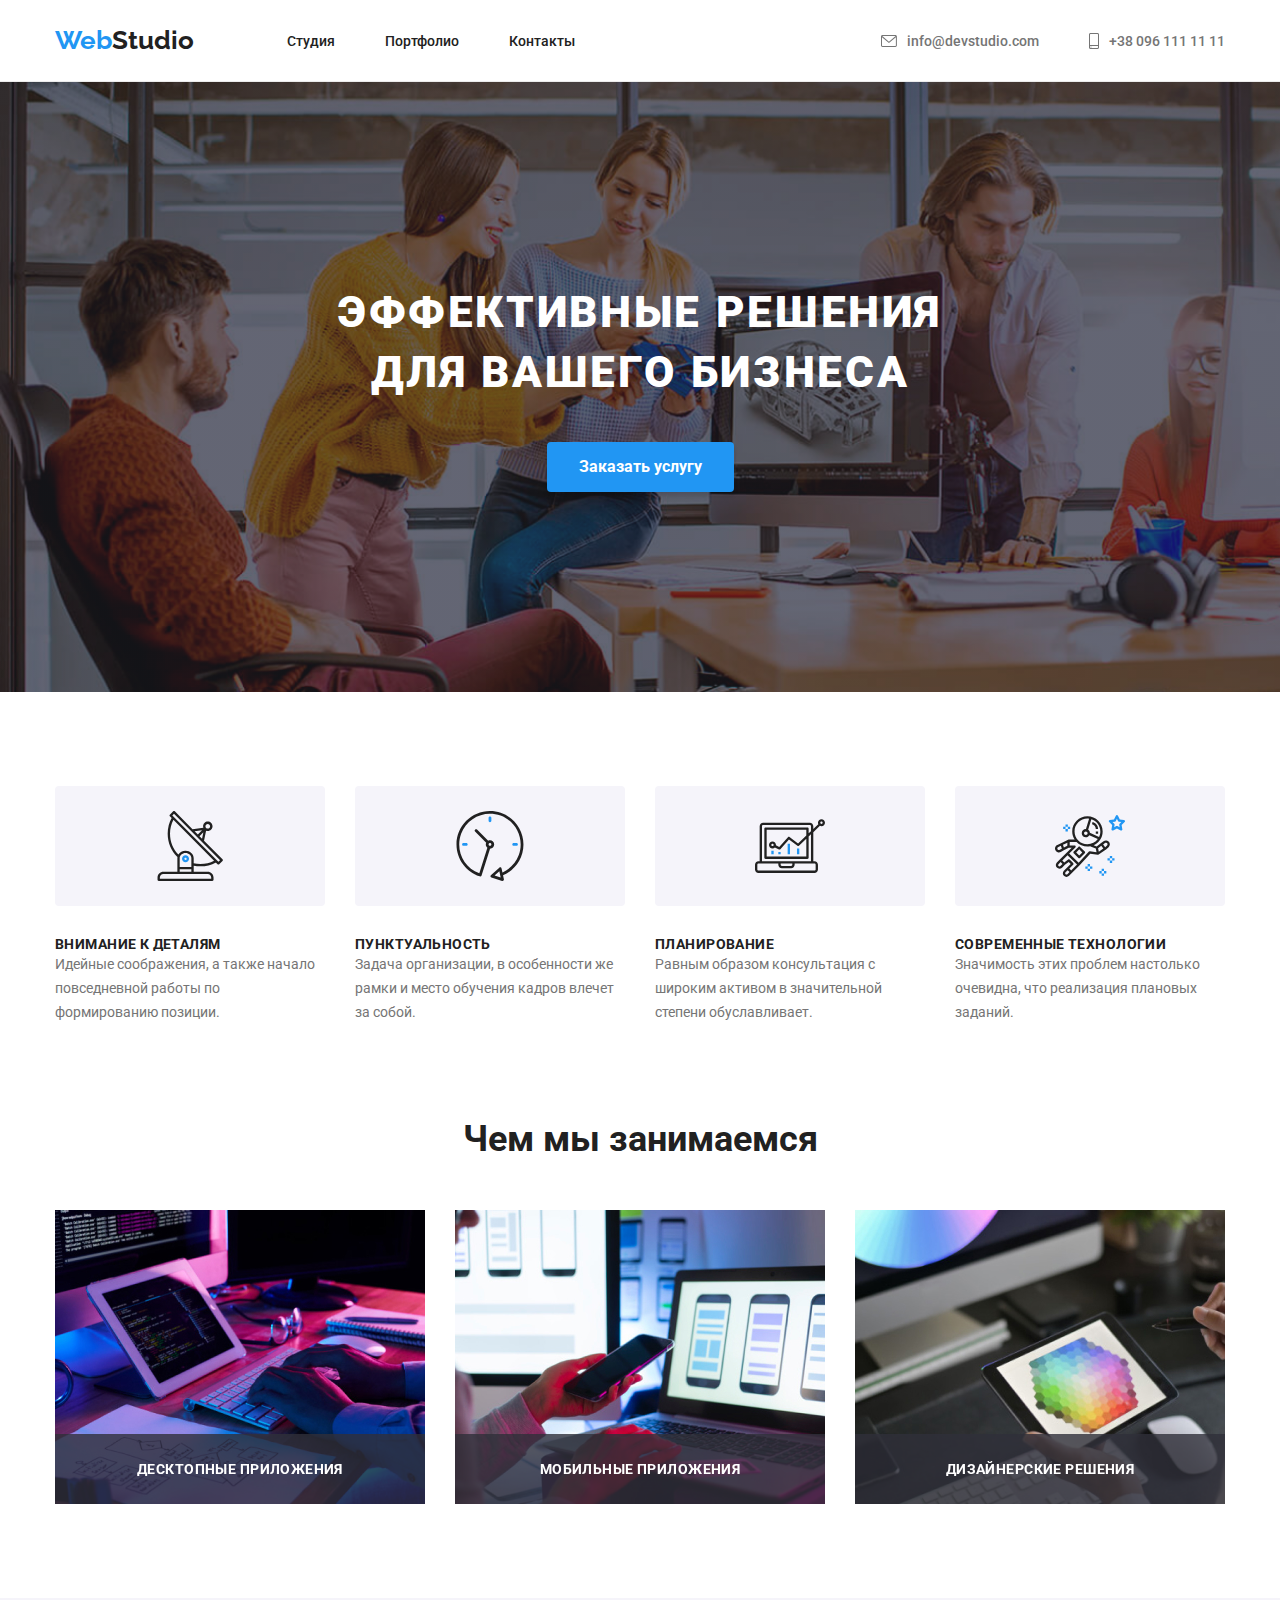
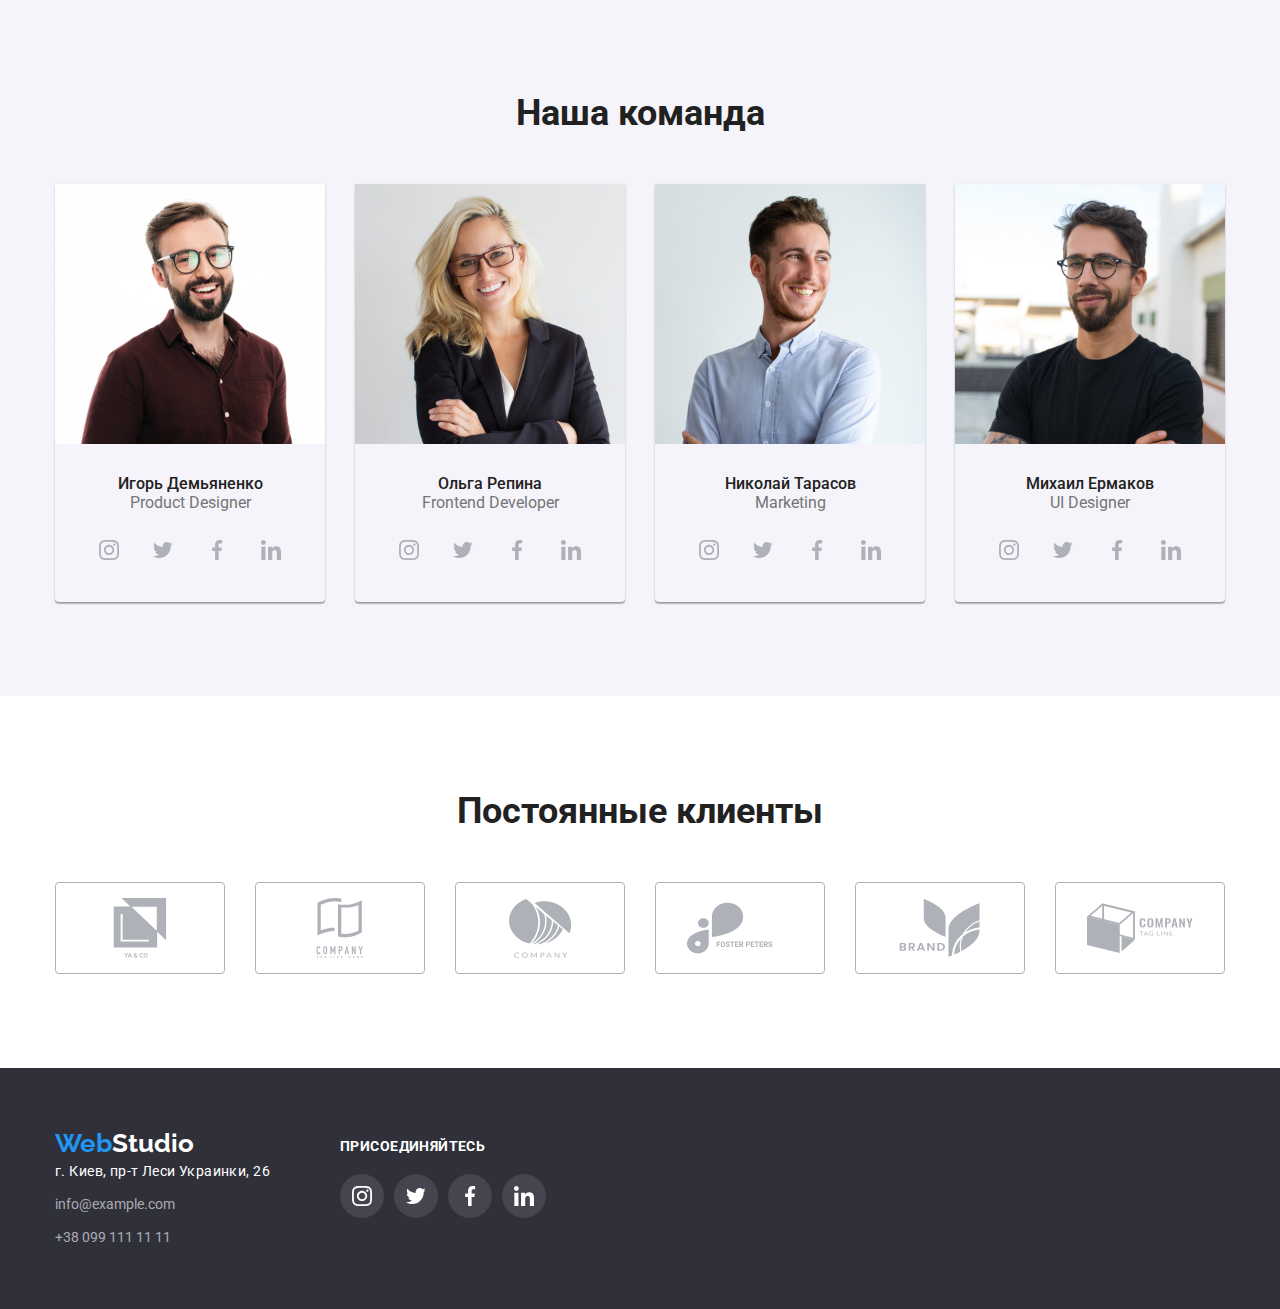
<file: index.html>
<!DOCTYPE html>
<html lang="ru">
  <head>
    <meta charset="UTF-8" />
    <meta http-equiv="X-UA-Compatible" content="IE=edge" />
    <meta name="viewport" content="width=device-width, initial-scale=1.0" />
    <title>WebStudio</title>
    <link
      href="https://fonts.googleapis.com/css2?family=Raleway:wght@700&display=swap"
      rel="stylesheet"
    />
    <link
      href="https://fonts.googleapis.com/css2?family=Raleway:wght@700&family=Roboto:wght@400;500;700;900&display=swap"
      rel="stylesheet"
    />
    <link
      rel="stylesheet"
      href="https://cdnjs.cloudflare.com/ajax/libs/modern-normalize/1.1.0/modern-normalize.min.css"
    />
    <link rel="stylesheet" href="./css/styles.css" />
  </head>

  <body>
    <header class="header">
      <div class="container">
        <nav class="menu">
          <a href="./index.html" class="logo"
            >Web<span class="header-logo">Studio</span></a
          >
          <ul class="header-links">
            <li><a href="./index.html" class="link">Студия</a></li>
            <li><a href="./portfolio.html" class="link">Портфолио</a></li>
            <li><a href="#" class="link">Контакты</a></li>
          </ul>
          <ul class="information-links">
            <li>
              <a href="mailto:info@devstudio.com" class="link">
                <svg class="icon-envelope">
                  <use href="./images/symbol-defs.svg#icon-envelope"></use>
                </svg>
                info@devstudio.com
              </a>
            </li>
            <li>
              <a href="tel:+380961111111" class="link">
                <svg class="icon-smartphone">
                  <use href="./images/symbol-defs.svg#icon-smartphone"></use>
                </svg>
                +38 096 111 11 11
              </a>
            </li>
          </ul>
        </nav>
      </div>
    </header>
    <main>
      <section class="hero-section">
        <div class="container">
          <h1 class="article">Эффективные решения для вашего бизнеса</h1>
          <button type="button" class="button" data-modal-open>
            Заказать услугу
          </button>
        </div>
        <div class="backdrop is-hidden" data-modal>
          <div class="modal">
            <button class="div-modal" data-modal-close></button>
            <svg class="close-icon">
              <use href="./images/symbol-defs.svg#icon-close"></use>
            </svg>
          </div>
        </div>
      </section>
      <section class="section-features">
        <div class="container">
          <ul class="information-list">
            <li>
              <div class="icon-box">
                <svg class="icon-in">
                  <use href="./images/symbol-defs.svg#icon-antenna"></use>
                </svg>
              </div>
              <h3 class="third-article">Внимание к деталям</h3>
              <p class="information-below">
                Идейные соображения, а также начало повседневной работы по
                формированию позиции.
              </p>
            </li>
            <li>
              <div class="icon-box">
                <svg class="icon-in">
                  <use href="./images/symbol-defs.svg#icon-clock"></use>
                </svg>
              </div>
              <h3 class="third-article">Пунктуальность</h3>
              <p class="information-below">
                Задача организации, в особенности же рамки и место обучения
                кадров влечет за собой.
              </p>
            </li>
            <li>
              <div class="icon-box">
                <svg class="icon-in">
                  <use href="./images/symbol-defs.svg#icon-diagram"></use>
                </svg>
              </div>
              <h3 class="third-article">Планирование</h3>
              <p class="information-below">
                Равным образом консультация с широким активом в значительной
                степени обуславливает.
              </p>
            </li>
            <li>
              <div class="icon-box">
                <svg class="icon-in">
                  <use href="./images/symbol-defs.svg#icon-astronaut"></use>
                </svg>
              </div>
              <h3 class="third-article">Современные технологии</h3>
              <p class="information-below">
                Значимость этих проблем настолько очевидна, что реализация
                плановых заданий.
              </p>
            </li>
          </ul>
        </div>
      </section>
      <section class="section">
        <div class="container">
          <h2 class="second-article">Чем мы занимаемся</h2>
          <ul class="second-article-information">
            <li>
              <img
                class="second-article-img"
                src="./images/img.jpg"
                width="370"
                alt="Работа с кодом"
              />
              <div class="second-article-div">
                <p class="second-article-h3">Десктопные приложения</p>
              </div>
            </li>
            <li>
              <img
                class="second-article-img"
                src="./images/img-2.jpg"
                width="370"
                alt="Макеты мобильной версии на ноутбуке"
              />
              <div class="second-article-div">
                <p class="second-article-h3">Мобильные приложения</p>
              </div>
            </li>
            <li>
              <img
                class="second-article-img"
                src="./images/img-3.jpg"
                width="370"
                alt="Планшет с палитрой цветов"
              />
              <div class="second-article-div">
                <p class="second-article-h3">Дизайнерские решения</p>
              </div>
            </li>
          </ul>
        </div>
      </section>
      <section class="section section-crew">
        <div class="container">
          <h2 class="second-article">Наша команда</h2>
          <ul class="crew">
            <li class="crew-people">
              <img
                src="./images/crew1.jpg"
                width="270"
                alt="Игорь Демьяненко"
              />
              <div class="wrapper">
                <h3 class="crew-names">Игорь Демьяненко</h3>
                <p class="crew-information">Product Designer</p>
                <ul class="crew-socialmedia">
                  <li class="list-socialmedia">
                    <a href="#" class="socialmedia-link">
                      <svg class="icons-socialmedia">
                        <use
                          href="./images/symbol-defs.svg#icon-instagram"
                        ></use>
                      </svg>
                    </a>
                  </li>
                  <li class="list-socialmedia">
                    <a href="#" class="socialmedia-link">
                      <svg class="icons-socialmedia">
                        <use href="./images/symbol-defs.svg#icon-twitter"></use>
                      </svg>
                    </a>
                  </li>
                  <li class="list-socialmedia">
                    <a href="#" class="socialmedia-link">
                      <svg class="icons-socialmedia">
                        <use
                          href="./images/symbol-defs.svg#icon-facebook"
                        ></use>
                      </svg>
                    </a>
                  </li>
                  <li class="list-socialmedia">
                    <a href="#" class="socialmedia-link">
                      <svg class="icons-socialmedia">
                        <use
                          href="./images/symbol-defs.svg#icon-linkedin"
                        ></use>
                      </svg>
                    </a>
                  </li>
                </ul>
              </div>
            </li>
            <li class="crew-people">
              <img src="./images/crew2.jpg" width="270" alt="Ольга Репина" />
              <div class="wrapper">
                <h3 class="crew-names">Ольга Репина</h3>
                <p class="crew-information">Frontend Developer</p>
                <ul class="crew-socialmedia">
                  <li class="list-socialmedia">
                    <a href="#" class="socialmedia-link">
                      <svg class="icons-socialmedia">
                        <use
                          href="./images/symbol-defs.svg#icon-instagram"
                        ></use>
                      </svg>
                    </a>
                  </li>
                  <li class="list-socialmedia">
                    <a href="#" class="socialmedia-link">
                      <svg class="icons-socialmedia">
                        <use href="./images/symbol-defs.svg#icon-twitter"></use>
                      </svg>
                    </a>
                  </li>
                  <li class="list-socialmedia">
                    <a href="#" class="socialmedia-link">
                      <svg class="icons-socialmedia">
                        <use
                          href="./images/symbol-defs.svg#icon-facebook"
                        ></use>
                      </svg>
                    </a>
                  </li>
                  <li class="list-socialmedia">
                    <a href="#" class="socialmedia-link">
                      <svg class="icons-socialmedia">
                        <use
                          href="./images/symbol-defs.svg#icon-linkedin"
                        ></use>
                      </svg>
                    </a>
                  </li>
                </ul>
              </div>
            </li>
            <li class="crew-people">
              <img src="./images/crew3.jpg" width="270" alt="Николай Тарасов" />
              <div class="wrapper">
                <h3 class="crew-names">Николай Тарасов</h3>
                <p class="crew-information">Marketing</p>
                <ul class="crew-socialmedia">
                  <li class="list-socialmedia">
                    <a href="#" class="socialmedia-link">
                      <svg class="icons-socialmedia">
                        <use
                          href="./images/symbol-defs.svg#icon-instagram"
                        ></use>
                      </svg>
                    </a>
                  </li>
                  <li class="list-socialmedia">
                    <a href="#" class="socialmedia-link">
                      <svg class="icons-socialmedia">
                        <use href="./images/symbol-defs.svg#icon-twitter"></use>
                      </svg>
                    </a>
                  </li>
                  <li class="list-socialmedia">
                    <a href="#" class="socialmedia-link">
                      <svg class="icons-socialmedia">
                        <use
                          href="./images/symbol-defs.svg#icon-facebook"
                        ></use>
                      </svg>
                    </a>
                  </li>
                  <li class="list-socialmedia">
                    <a href="#" class="socialmedia-link">
                      <svg class="icons-socialmedia">
                        <use
                          href="./images/symbol-defs.svg#icon-linkedin"
                        ></use>
                      </svg>
                    </a>
                  </li>
                </ul>
              </div>
            </li>
            <li class="crew-people">
              <img src="./images/crew4.jpg" width="270" alt="Михаил Ермаков" />
              <div class="wrapper">
                <h3 class="crew-names">Михаил Ермаков</h3>
                <p class="crew-information">UI Designer</p>
                <ul class="crew-socialmedia">
                  <li class="list-socialmedia">
                    <a href="#" class="socialmedia-link">
                      <svg class="icons-socialmedia">
                        <use
                          href="./images/symbol-defs.svg#icon-instagram"
                        ></use>
                      </svg>
                    </a>
                  </li>
                  <li class="list-socialmedia">
                    <a href="#" class="socialmedia-link">
                      <svg class="icons-socialmedia">
                        <use href="./images/symbol-defs.svg#icon-twitter"></use>
                      </svg>
                    </a>
                  </li>
                  <li class="list-socialmedia">
                    <a href="#" class="socialmedia-link">
                      <svg class="icons-socialmedia">
                        <use
                          href="./images/symbol-defs.svg#icon-facebook"
                        ></use>
                      </svg>
                    </a>
                  </li>
                  <li class="list-socialmedia">
                    <a href="#" class="socialmedia-link">
                      <svg class="icons-socialmedia">
                        <use
                          href="./images/symbol-defs.svg#icon-linkedin"
                        ></use>
                      </svg>
                    </a>
                  </li>
                </ul>
              </div>
            </li>
          </ul>
        </div>
      </section>
      <section class="section">
        <div class="container">
          <h2 class="regular-clients">Постоянные клиенты</h2>
          <ul class="clients-list">
            <li class="clients-item">
              <a href="#" class="clients-link">
                <svg class="clients-icon">
                  <use href="./images/symbol-defs.svg#icon-group1"></use>
                </svg>
              </a>
            </li>
            <li class="clients-item">
              <a href="#" class="clients-link">
                <svg class="clients-icon">
                  <use href="./images/symbol-defs.svg#icon-group2"></use>
                </svg>
              </a>
            </li>
            <li class="clients-item">
              <a href="#" class="clients-link">
                <svg class="clients-icon">
                  <use href="./images/symbol-defs.svg#icon-group3"></use>
                </svg>
              </a>
            </li>
            <li class="clients-item">
              <a href="#" class="clients-link">
                <svg class="clients-icon">
                  <use href="./images/symbol-defs.svg#icon-group4"></use>
                </svg>
              </a>
            </li>
            <li class="clients-item">
              <a href="#" class="clients-link">
                <svg class="clients-icon">
                  <use href="./images/symbol-defs.svg#icon-group5"></use>
                </svg>
              </a>
            </li>
            <li class="clients-item">
              <a href="#" class="clients-link">
                <svg class="clients-icon">
                  <use href="./images/symbol-defs.svg#icon-group6"></use>
                </svg>
              </a>
            </li>
          </ul>
        </div>
      </section>
    </main>

    <footer class="footer">
      <div class="container footer-container">
        <div class="footer-div">
          <a href="#" class="footer-logo"
            >Web<span class="footer-logo1">Studio</span></a
          >
          <address>
            <ul class="footer-list">
              <li>
                <a href="#" class="address">г. Киев, пр-т Леси Украинки, 26</a>
              </li>
              <li>
                <a href="mailto:info@example.com" class="mail"
                  >info@example.com</a
                >
              </li>
              <li>
                <a href="tel:+380991111111" class="phone">+38 099 111 11 11</a>
              </li>
            </ul>
          </address>
        </div>
        <div class="fff">
          <h3 class="footer-join">Присоединяйтесь</h3>
          <ul class="footer-icons-list">
            <li class="footer-icons-item">
              <a href="#" class="footer-icons-link">
                <svg class="footer-icons">
                  <use href="./images/symbol-defs.svg#icon-instagram"></use>
                </svg>
              </a>
            </li>
            <li class="footer-icons-item">
              <a href="#" class="footer-icons-link">
                <svg class="footer-icons">
                  <use href="./images/symbol-defs.svg#icon-twitter"></use>
                </svg>
              </a>
            </li>
            <li class="footer-icons-item">
              <a href="#" class="footer-icons-link">
                <svg class="footer-icons">
                  <use href="./images/symbol-defs.svg#icon-facebook"></use>
                </svg>
              </a>
            </li>
            <li class="footer-icons-item">
              <a href="#" class="footer-icons-link">
                <svg class="footer-icons">
                  <use href="./images/symbol-defs.svg#icon-linkedin"></use>
                </svg>
              </a>
            </li>
          </ul>
        </div>
      </div>
    </footer>
    <script src="./js/modal.js"></script>
  </body>
</html>
</file>
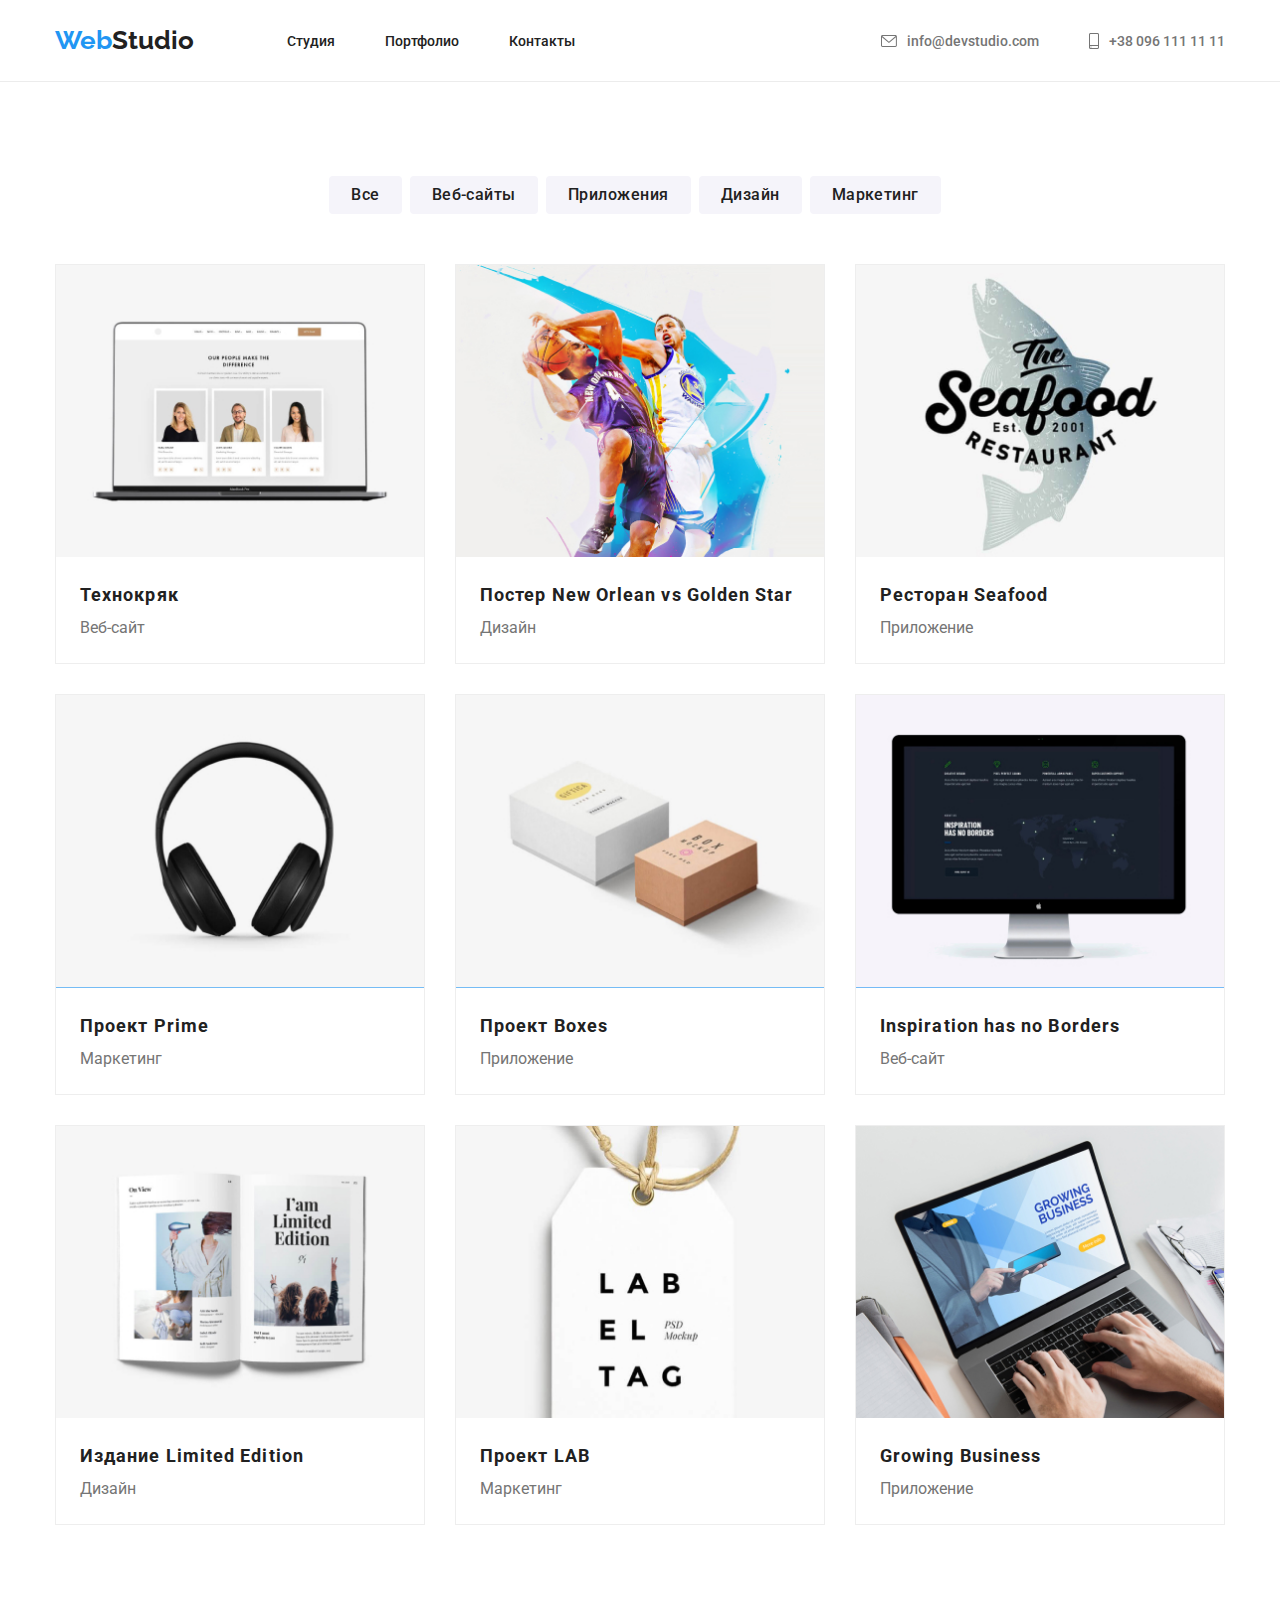
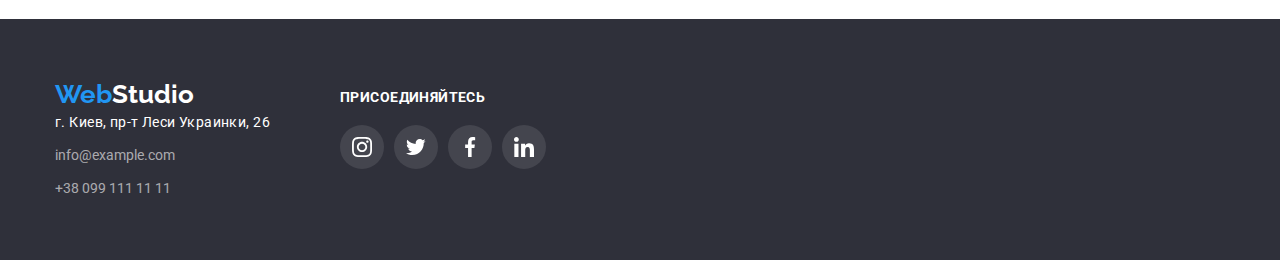
<file: portfolio.html>
<!DOCTYPE html>
<html lang="ru">
  <head>
    <meta charset="UTF-8" />
    <meta http-equiv="X-UA-Compatible" content="IE=edge" />
    <meta name="viewport" content="width=device-width, initial-scale=1.0" />
    <title>WebStudio</title>
    <link
      href="https://fonts.googleapis.com/css2?family=Raleway:wght@700&display=swap"
      rel="stylesheet"
    />
    <link
      href="https://fonts.googleapis.com/css2?family=Raleway:wght@700&family=Roboto:wght@400;500;700;900&display=swap"
      rel="stylesheet"
    />
    <link
      rel="stylesheet"
      href="https://cdnjs.cloudflare.com/ajax/libs/modern-normalize/1.1.0/modern-normalize.min.css"
    />
    <link rel="stylesheet" href="./css/styles.css" />
  </head>
  <body>
    <header class="header">
      <div class="container">
        <nav class="menu">
          <a href="./index.html" class="logo"
            >Web<span class="header-logo">Studio</span></a
          >
          <ul class="header-links">
            <li><a href="./index.html" class="link">Студия</a></li>
            <li><a href="./portfolio.html" class="link">Портфолио</a></li>
            <li><a href="#" class="link">Контакты</a></li>
          </ul>
          <ul class="information-links">
            <li>
              <a href="mailto:info@devstudio.com" class="link">
                <svg class="icon-envelope">
                  <use href="./images/symbol-defs.svg#icon-envelope"></use>
                </svg>
                info@devstudio.com
              </a>
            </li>
            <li>
              <a href="tel:+380961111111" class="link">
                <svg class="icon-smartphone">
                  <use href="./images/symbol-defs.svg#icon-smartphone"></use>
                </svg>
                +38 096 111 11 11
              </a>
            </li>
          </ul>
        </nav>
      </div>
    </header>
    <main>
      <section class="section-porfolio">
        <div class="container">
          <ul class="list-section">
            <li><button type="button" class="button-porfolio">Все</button></li>
            <li>
              <button type="button" class="button-porfolio">Веб-сайты</button>
            </li>
            <li>
              <button type="button" class="button-porfolio">Приложения</button>
            </li>
            <li>
              <button type="button" class="button-porfolio">Дизайн</button>
            </li>
            <li>
              <button type="button" class="button-porfolio">Маркетинг</button>
            </li>
          </ul>
          <ul class="list-portfolio">
            <li class="overlay-1">
              <div class="backt">
                <img
                  src="./images/Portfolio_1.jpg"
                  width="370"
                  alt="Страница на ноутбуке"
                />
                <div class="back">
                  <p class="back-text">
                    Технокряк это современная площадка распространения
                    коронавируса. Компании используют эту платформу для
                    цифрового шпионажа и атак на защищённые сервера конкурентов.
                  </p>
                </div>
              </div>

              <div class="cards-content">
                <h3 class="porfolio-headers">Технокряк</h3>
                <p class="list-text">Веб-сайт</p>
              </div>
            </li>
            <li class="overlay-1">
              <div class="backt">
                <img
                  src="./images/Portfolio_2.jpg"
                  width="370"
                  alt="Дизайн баскетболистов"
                />
                <div class="back">
                  <p class="back-text">
                    Технокряк это современная площадка распространения
                    коронавируса. Компании используют эту платформу для
                    цифрового шпионажа и атак на защищённые сервера конкурентов.
                  </p>
                </div>
              </div>
              <div class="cards-content">
                <h3 class="porfolio-headers">
                  Постер New Orlean vs Golden Star
                </h3>
                <p class="list-text">Дизайн</p>
              </div>
            </li>
            <li class="overlay-1">
              <div class="backt">
                <img
                  src="./images/Portfolio_3.jpg"
                  width="370"
                  alt="Логотип ресторана"
                />
                <div class="back">
                  <p class="back-text">
                    Технокряк это современная площадка распространения
                    коронавируса. Компании используют эту платформу для
                    цифрового шпионажа и атак на защищённые сервера конкурентов.
                  </p>
                </div>
              </div>
              <div class="cards-content">
                <h3 class="porfolio-headers">Ресторан Seafood</h3>
                <p class="list-text">Приложение</p>
              </div>
            </li>
            <li class="overlay-1">
              <div class="backt">
                <img
                  src="./images/Portfolio_4.jpg"
                  width="370"
                  alt="Наушники"
                />
                <div class="back">
                  <p class="back-text">
                    Технокряк это современная площадка распространения
                    коронавируса. Компании используют эту платформу для
                    цифрового шпионажа и атак на защищённые сервера конкурентов.
                  </p>
                </div>
              </div>
              <div class="cards-content">
                <h3 class="porfolio-headers">Проект Prime</h3>
                <p class="list-text">Маркетинг</p>
              </div>
            </li>
            <li class="overlay-1">
              <div class="backt">
                <img
                  src="./images/Portfolio_5.jpg"
                  width="370"
                  alt="Две коробки"
                />
                <div class="back">
                  <p class="back-text">
                    Технокряк это современная площадка распространения
                    коронавируса. Компании используют эту платформу для
                    цифрового шпионажа и атак на защищённые сервера конкурентов.
                  </p>
                </div>
              </div>
              <div class="cards-content">
                <h3 class="porfolio-headers">Проект Boxes</h3>
                <p class="list-text">Приложение</p>
              </div>
            </li>
            <li class="overlay-1">
              <div class="backt">
                <img
                  src="./images/Portfolio_6.jpg"
                  width="370"
                  alt="Экран компьютера с сайтом"
                />
                <div class="back">
                  <p class="back-text">
                    Технокряк это современная площадка распространения
                    коронавируса. Компании используют эту платформу для
                    цифрового шпионажа и атак на защищённые сервера конкурентов.
                  </p>
                </div>
              </div>
              <div class="cards-content">
                <h3 class="porfolio-headers">Inspiration has no Borders</h3>
                <p class="list-text">Веб-сайт</p>
              </div>
            </li>
            <li class="overlay-1">
              <div class="backt">
                <img
                  src="./images/Portfolio_7.jpg"
                  width="370"
                  alt="Книга издания"
                />
                <div class="back">
                  <p class="back-text">
                    Технокряк это современная площадка распространения
                    коронавируса. Компании используют эту платформу для
                    цифрового шпионажа и атак на защищённые сервера конкурентов.
                  </p>
                </div>
              </div>
              <div class="cards-content">
                <h3 class="porfolio-headers">Издание Limited Edition</h3>
                <p class="list-text">Дизайн</p>
              </div>
            </li>
            <li class="overlay-1">
              <div class="backt">
                <img
                  src="./images/Portfolio_8.jpg"
                  width="370"
                  alt="Ярлык LAB"
                />
                <div class="back">
                  <p class="back-text">
                    Технокряк это современная площадка распространения
                    коронавируса. Компании используют эту платформу для
                    цифрового шпионажа и атак на защищённые сервера конкурентов.
                  </p>
                </div>
              </div>
              <div class="cards-content">
                <h3 class="porfolio-headers">Проект LAB</h3>
                <p class="list-text">Маркетинг</p>
              </div>
            </li>
            <li class="overlay-1">
              <div class="backt">
                <img
                  src="./images/Portfolio_9.jpg"
                  width="370"
                  alt="Приложение на компьютере"
                />
                <div class="back">
                  <p class="back-text">
                    Технокряк это современная площадка распространения
                    коронавируса. Компании используют эту платформу для
                    цифрового шпионажа и атак на защищённые сервера конкурентов.
                  </p>
                </div>
              </div>
              <div class="cards-content">
                <h3 class="porfolio-headers">Growing Business</h3>
                <p class="list-text">Приложение</p>
              </div>
            </li>
          </ul>
        </div>
      </section>
    </main>

    <footer class="footer">
      <div class="container footer-container">
        <div class="footer-div">
          <a href="#" class="footer-logo"
            >Web<span class="footer-logo1">Studio</span></a
          >
          <address>
            <ul class="footer-list">
              <li>
                <a href="#" class="address">г. Киев, пр-т Леси Украинки, 26</a>
              </li>
              <li>
                <a href="mailto:info@example.com" class="mail"
                  >info@example.com</a
                >
              </li>
              <li>
                <a href="tel:+380991111111" class="phone">+38 099 111 11 11</a>
              </li>
            </ul>
          </address>
        </div>
        <div class="fff">
          <h3 class="footer-join">Присоединяйтесь</h3>
          <ul class="footer-icons-list">
            <li class="footer-icons-item">
              <a href="#" class="footer-icons-link">
                <svg class="footer-icons">
                  <use href="./images/symbol-defs.svg#icon-instagram"></use>
                </svg>
              </a>
            </li>
            <li class="footer-icons-item">
              <a href="#" class="footer-icons-link">
                <svg class="footer-icons">
                  <use href="./images/symbol-defs.svg#icon-twitter"></use>
                </svg>
              </a>
            </li>
            <li class="footer-icons-item">
              <a href="#" class="footer-icons-link">
                <svg class="footer-icons">
                  <use href="./images/symbol-defs.svg#icon-facebook"></use>
                </svg>
              </a>
            </li>
            <li class="footer-icons-item">
              <a href="#" class="footer-icons-link">
                <svg class="footer-icons">
                  <use href="./images/symbol-defs.svg#icon-linkedin"></use>
                </svg>
              </a>
            </li>
          </ul>
        </div>
      </div>
    </footer>
  </body>
</html>
</file>
<file: css/styles.css>
:root {
  --white: #ffffff;
  --accent: #2196f3;
  --title-black: #212121;
  --text-color: #757575;
  --brand-color: #2f303a;
  --grey-color: #f5f4fa;
  --grey-icon: #afb1b8;
  --border-porfolio: #eeeeee;
  --border-header: #ececec;
}

body {
  font-family: Roboto;
  color: var(--title-black);
}
ul,
h1,
h2,
h3,
h4,
h5,
p {
  padding: 0;
  margin: 0;
}
img {
  display: block;
  max-width: 100%;
  height: auto;
}

.container {
  width: 1200px;
  margin: 0 auto;
  padding: 0 15px;
}
/* header for all pages*/
.header {
  padding: 25px 0;
  border-bottom: 1px solid var(--border-header);
}
.menu {
  display: flex;
  align-items: center;
}
.header-logo {
  color: var(--title-black);
}
.header-links {
  display: flex;
  list-style: none;
  font-weight: 500;
  padding: 0px;
}
.header-links .link {
  color: var(--title-black);
  font-size: 14px;
  line-height: 16px;
  text-decoration: none;
}
.header-links :not(:last-child) {
  margin-right: 50px;
}

.header-links .link:hover {
  color: var(--accent);
}
.information-links {
  display: flex;
  list-style: none;
  font-weight: 500;
  padding: 0px;
  margin-left: auto;
  align-items: center;
  justify-content: center;
}
.information-links :not(:first-child) {
  padding-left: 50px;
}
.information-links .link {
  color: var(--text-color);
  font-size: 14px;
  line-height: 16px;
  text-decoration: none;
}
.information-links .link:hover {
  color: var(--accent);
}
.logo {
  font-family: Raleway;
  font-style: normal;
  font-weight: bold;
  font-size: 26px;
  line-height: 31px;
  text-decoration: none;
  color: var(--accent);
  margin-right: 93px;
}
.icon-envelope {
  width: 16px;
  height: 12px;
  margin-right: 10px;
  fill: currentColor;
}
.icon-envelope:hover {
  fill: var(--accent);
}
.icon-smartphone {
  width: 10px;
  height: 16px;
  fill: currentColor;
  margin-right: 10px;
}
.icon-smartphone:hover {
  fill: var(--accent);
}
.link {
  position: relative;
  display: flex;
  align-items: center;
  justify-content: center;
  text-align: center;
}
.header-links .link:after {
  position: absolute;
  left: 0;
  bottom: 0;
  top: 47px;
  content: "";
  display: block;
  width: 100%;
  height: 2px;
  background-color: var(--accent);
  border-radius: 2px;
  opacity: 0;
  transition: 250ms cubic-bezier(0.4, 0, 0.2, 1);
}
.header-links .link:hover:after {
  opacity: 1;
}
/* Footer for all pages */
.footer {
  background: var(--brand-color);
  padding-top: 60px;
  padding-bottom: 60px;
}
.address {
  font-style: normal;
  font-size: 14px;
  line-height: 24px;
  font-weight: normal;
  padding: 20px 0 9px 0;
  letter-spacing: 0.03em;
  color: var(--white);
  text-decoration: none;
  list-style: none;
}
.mail {
  font-size: 14px;
  line-height: 24px;
  font-weight: normal;
  color: rgba(255, 255, 255, 0.6);
  text-decoration: none;
  list-style-type: none;
}
.phone {
  font-size: 14px;
  line-height: 24px;
  font-weight: normal;
  color: rgba(255, 255, 255, 0.6);
  text-decoration: none;
  list-style-type: none;
}
.footer-logo {
  display: block;
  font-family: Raleway;
  font-style: normal;
  font-size: 26px;
  line-height: 31px;
  font-weight: bold;
  color: var(--accent);
  text-decoration: none;
  list-style-type: none;
}
.footer-logo1 {
  color: white;
}
.footer-list {
  font-style: normal;
  list-style: none;
  padding: 0;
}
.footer-list :not(:last-child) {
  padding-bottom: 9px;
}

.footer-join {
  font-size: 14px;
  line-height: 16px;
  letter-spacing: 0.03em;
  text-transform: uppercase;
  color: var(--white);
  margin-bottom: 20px;
}
.footer-icons-list {
  display: flex;
  list-style: none;
}
.footer-icons-link {
  display: flex;
  width: 44px;
  height: 44px;
  border-radius: 50%;
  background: rgba(255, 255, 255, 0.1);
  align-items: center;
  justify-content: center;
}

.footer-icons-link:hover {
  background-color: var(--accent);
}
.footer-icons-item:not(:last-child) {
  margin-right: 10px;
}

.footer-container {
  display: flex;
}

.footer-icons {
  display: block;
  width: 20px;
  height: 20px;
  fill: white;
}

.fff {
  padding-top: 10px;
  margin-left: 70px;
}
/* Index.html */
.article {
  font-size: 44px;
  line-height: 60px;
  font-weight: 900;
  color: var(--white);
  width: 696px;
  margin: auto;
  margin-bottom: 40px;
  text-align: center;
  letter-spacing: 0.06em;
  text-transform: uppercase;
}
.hero-section {
  max-width: 1600px;
  margin: 0 auto;
  background: var(--brand-color);
  padding: 200px 0;
  background-image: linear-gradient(
      to bottom,
      rgba(47, 48, 58, 0.4),
      rgba(47, 48, 58, 0.4)
    ),
    url(../images/main-background.png);
  background-size: cover;
}
.section-features {
  padding-top: 94px;
}
.section {
  /* width: 1200px;
  margin: 0 auto; */
  padding: 94px 0;
}
.button {
  display: block;
  font-size: 16px;
  line-height: 30px;
  font-weight: bold;
  color: var(--white);
  background: var(--accent);
  margin: 0 auto;
  padding: 10px 32px;
  border: none;
  box-shadow: 0px 4px 4px rgba(0, 0, 0, 0.15);
  border-radius: 4px;
  cursor: pointer;
}

.backdrop {
  position: fixed;
  top: 0;
  left: 0;
  width: 100%;
  height: 100%;
  background: rgba(0, 0, 0, 0.2);
}
.backdrop.is-hidden {
  opacity: 0;
  pointer-events: none;
}

.modal {
  position: absolute;
  top: 50%;
  left: 50%;
  transform: translate(-50%, -50%);
  min-width: 528px;
  min-height: 581px;
  background-color: var(--white);
}

.div-modal {
  display: flex;
  position: absolute;
  top: 8px;
  right: 8px;
  width: 30px;
  height: 30px;
  border: 1px solid rgba(0, 0, 0, 0.1);
  border-radius: 50%;
  cursor: pointer;
  background-color: transparent;
  align-items: center;
  justify-content: center;
}
.close-icon {
  width: 18px;
  height: 18px;
  display: block;
}
.information-list {
  list-style: none;
  display: flex;
}
.information-list li:not(:last-child) {
  margin-right: 30px;
}
.third-article {
  font-size: 14px;
  line-height: 16px;
  font-weight: bold;
  letter-spacing: 0.03em;
  text-transform: uppercase;
}
.information-below {
  font-size: 14px;
  line-height: 24px;
  font-weight: normal;
  color: var(--text-color);
}
.icon-box {
  width: 270px;
  height: 120px;
  background-color: var(--grey-color);
  text-align: center;
  border-radius: 4px;
  padding: 25px 0;
  margin-bottom: 30px;
}
.icon-in {
  width: 70px;
  height: 70px;
}
.second-article-information {
  list-style: none;
  display: flex;

  align-items: center;
  justify-content: center;
}
.second-article-information li {
  position: relative;
}
.second-article-information:first-child {
  padding-left: 0px;
}
.second-article-information :not(:last-child) {
  margin-right: 30px;
}
.second-article {
  font-size: 36px;
  line-height: 42px;
  font-weight: bold;
  text-align: center;
  margin-bottom: 50px;
}

.second-article-img {
  display: block;
  width: 100%;
  height: auto;
}
.second-article-div {
  display: block;
  position: absolute;
  top: 224px;
  padding: 27px 0;
  width: 100%;

  background: rgba(47, 48, 58, 0.8);
  color: var(--white);
}
.second-article-h3 {
  font-size: 14px;
  line-height: 16px;
  font-weight: bold;
  letter-spacing: 0.03em;
  text-transform: uppercase;
  text-align: center;
}

.section-crew {
  background: var(--grey-color);
}
.wrapper {
  padding: 30px 0;
}

.crew {
  list-style: none;
  display: flex;
  padding: 0px;
  justify-content: center;
  margin-bottom: 0;
}
.crew-people {
  box-shadow: 0px 1px 3px rgba(0, 0, 0, 0.12), 0px 1px 1px rgba(0, 0, 0, 0.14),
    0px 2px 1px rgba(0, 0, 0, 0.2);
  border-radius: 0px 0px 4px 4px;
}
.crew-people:not(:last-child) {
  margin-right: 30px;
}
.crew-names {
  font-size: 16px;
  line-height: 19px;
  font-weight: 500;
  text-align: center;
}
.crew-information {
  font-size: 16px;
  line-height: 19px;
  font-weight: normal;
  color: var(--text-color);
  text-align: center;
}
.socialmedia-link {
  display: flex;
  justify-content: center;
  align-items: center;
  width: 44px;
  height: 44px;

  cursor: pointer;
}
.socialmedia-link:hover {
  border-radius: 50%;
  background-color: var(--accent);
}
.icons-socialmedia {
  width: 20px;
  height: 20px;
  fill: var(--grey-icon);
}
.socialmedia-link:hover .icons-socialmedia {
  fill: var(--white);
}
.list-socialmedia:not(:last-child) {
  margin-right: 10px;
}
.crew-socialmedia {
  display: flex;
  margin-top: 16px;
  list-style: none;
  align-items: center;
  justify-content: center;
}

.regular-clients {
  font-size: 36px;
  line-height: 42px;
  font-weight: bold;
  text-align: center;

  margin-bottom: 50px;
}
.clients-list {
  display: flex;
  list-style: none;

  align-items: center;
}

.clients-item:not(:last-child) {
  margin-right: 30px;
}
.clients-item .clients-icon:hover {
  fill: currentColor;
}
.clients-link {
  display: flex;
  width: 170px;
  height: 92px;
  border: 1px solid var(--grey-icon);
  border-radius: 4px;
  align-items: center;
  justify-content: center;
}

.clients-link:hover {
  color: var(--accent);
  border: 1px solid var(--accent);
}
.clients-link:hover .clients-icon {
  fill: var(--accent);
}
.clients-icon {
  width: 106px;
  height: 60px;
  fill: var(--grey-icon);
}

/* Portfolio */
.list-section {
  display: flex;
  justify-content: center;
  margin-right: 10px;
  margin-bottom: 50px;
}
.list-section .item:not(:last-child) {
  margin-right: 8px;
}
.list-portfolio {
  list-style: none;
  display: flex;
  flex-wrap: wrap;
  margin-right: -30px;
  margin-bottom: -30px;
}
/* .list-portfolio li:not(:nth-child(3n)) {
  margin-right: 26px; */

.porfolio-headers {
  font-weight: bold;
  font-size: 18px;
  line-height: 36px;
  letter-spacing: 0.06em;
  color: var(--title-black);
}
.list-text {
  font-size: 16px;
  line-height: 30px;
  font-weight: normal;
  color: var(--text-color);
}

.cards-content {
  padding: 20px 24px;
}

.backt {
  position: relative;
  overflow: hidden;
}
.back {
  position: absolute;
  top: 0;
  left: 50%;
  width: 100%;
  height: 100%;
  padding: 63px 24px;

  font-size: 18px;
  line-height: 28px;
  color: var(--white);
  background-color: var(--accent);
  /* opacity: 1; */
  transform: translate(-50%, 100%);
  transition: transform 250ms cubic-bezier(0.4, 0, 0.2, 1);
}

.overlay-1:hover {
  border: 1px solid var(--border-porfolio);
  box-shadow: 0px 1px 1px rgba(0, 0, 0, 0.12), 0px 4px 4px rgba(0, 0, 0, 0.06),
    1px 4px 6px rgba(0, 0, 0, 0.16);
}

.overlay-1:hover .back {
  transform: translate(-50%, 0);
}

/* buttons */
.button-porfolio {
  display: block;
  font-family: Roboto;
  border: none;
  background: var(--grey-color);
  border-radius: 4px;
  font-weight: 500;
  font-size: 16px;
  line-height: 26px;
  text-align: center;
  padding: 6px 22px;
  letter-spacing: 0.03em;
  color: var(--title-black);
  cursor: pointer;
}
.list-section li:not(:last-child) {
  margin-right: 8px;
}
.list-section {
  list-style: none;
}

.list-section button:hover {
  background-color: var(--accent);
  color: var(--white);
}
.section-porfolio {
  padding: 94px 0;
}
.list-portfolio li {
  background: var(--white);
  border: 1px solid var(--border-porfolio);
  /* box-sizing: border-box;
  padding: 0px; */
  margin-bottom: 30px;
  cursor: pointer;
  flex-basis: calc(100% / 3 - 30px);
  margin-right: 30px;
  margin-bottom: 30px;
}
.list-portfolio li:hover {
  box-shadow: 0px 1px 1px rgba(0, 0, 0, 0.12), 0px 4px 4px rgba(0, 0, 0, 0.06),
    1px 4px 6px rgba(0, 0, 0, 0.16);
}
</file>
